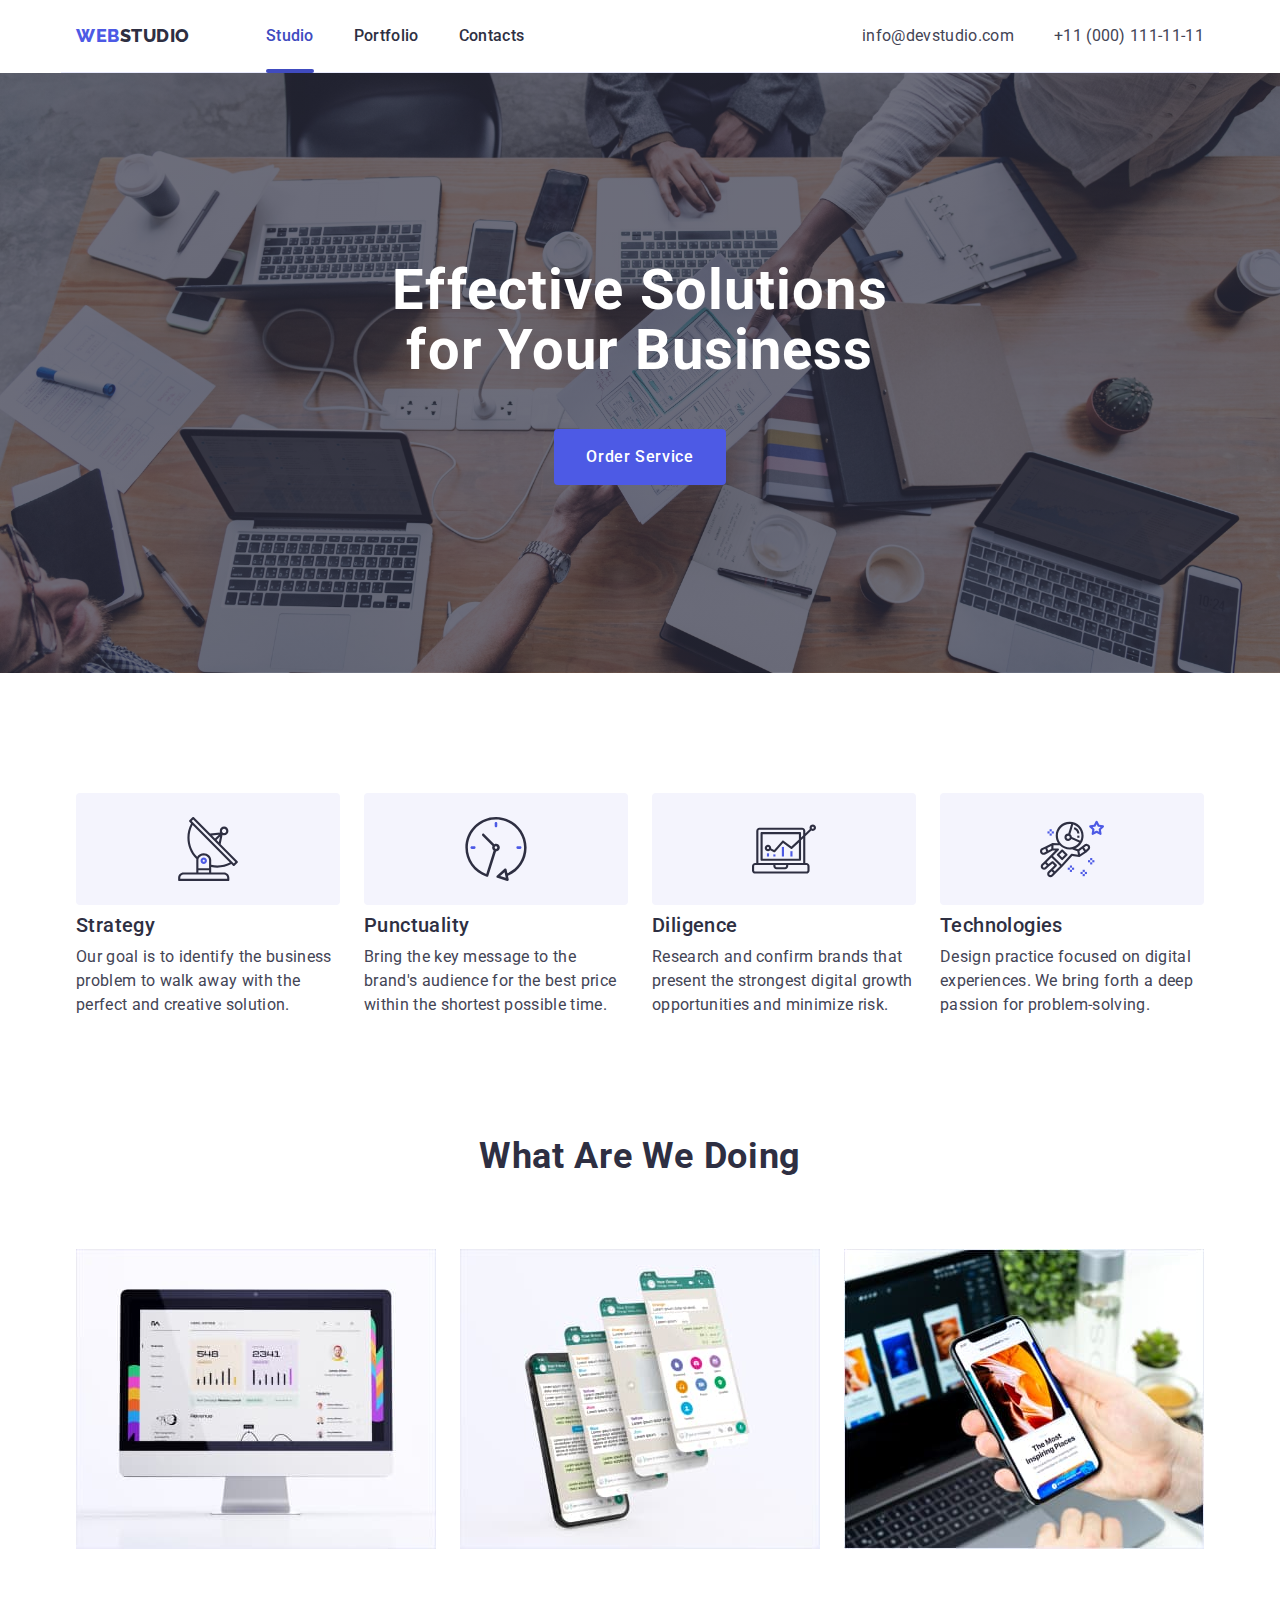
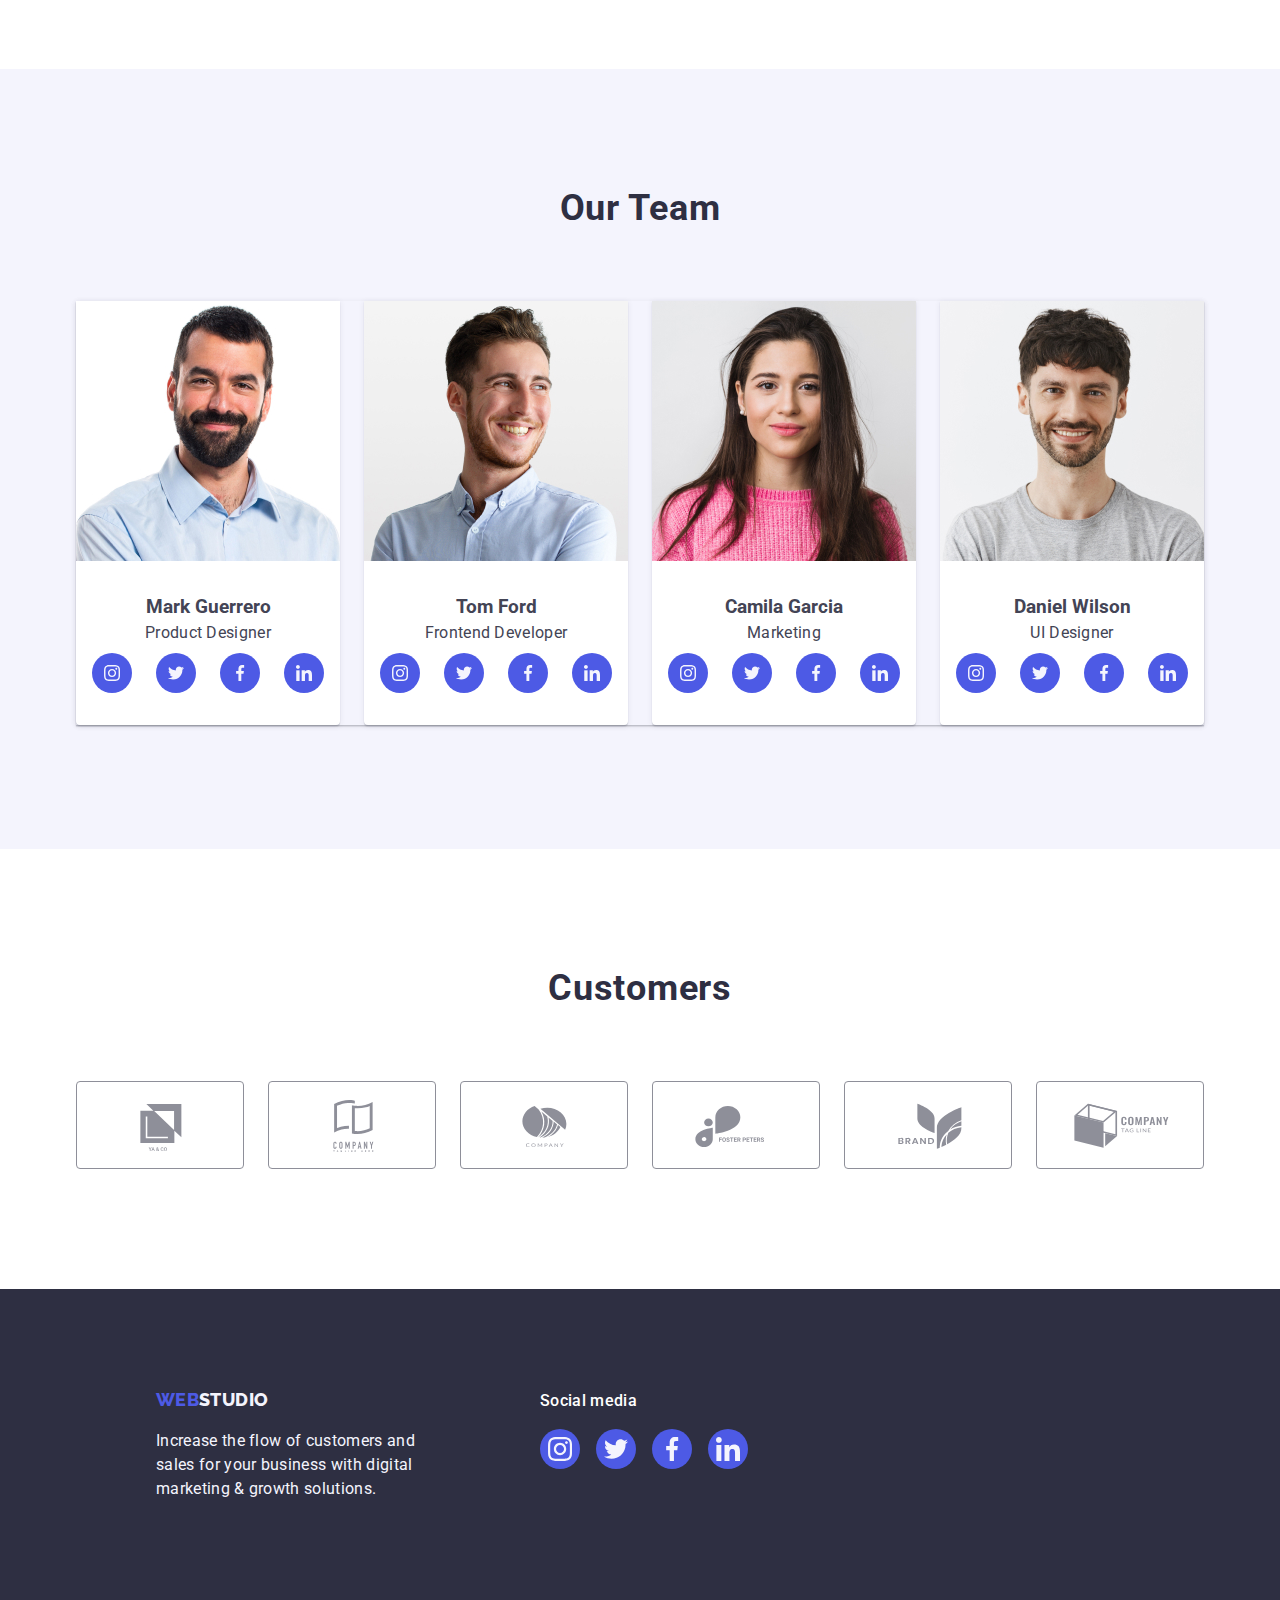
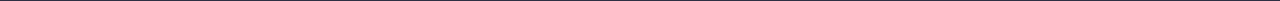
<file: index.html>
<!DOCTYPE html>
<html lang="en">
  <head>
    <meta charset="UTF-8" />
    <meta http-equiv="X-UA-Compatible" content="IE=edge" />
    <meta name="viewport" content="width=device-width, initial-scale=1.0" />
    <title>WebStudio</title>
    <link rel="preconnect" href="https://fonts.googleapis.com" />
    <link rel="preconnect" href="https://fonts.gstatic.com" crossorigin />
    <link
      href="https://fonts.googleapis.com/css2?family=Raleway:wght@800&family=Roboto:wght@400;500;700;900&display=swap"
      rel="stylesheet"
    />
    <link
      rel="stylesheet"
      href="https://cdn.jsdelivr.net/npm/modern-normalize@1.1.0/modern-normalize.min.css"
    />
    <link rel="stylesheet" href="./css/styles.css" />
  </head>
  <body>
    <!------------------------- header --------------------------------->

    <header class="page-header">
      <div class="container page-header-container">
        <nav class="page-nav">
          <a class="link logo-img" href="./index.html">
            Web<span class="studio">Studio</span></a
          >
          <ul class="header-list list">
            <li class="menu-item">
              <a class="menu-link current link" href="./index.html">Studio</a>
            </li>
            <li class="menu-item">
              <a class="menu-link link" href="./portfolio.html">Portfolio</a>
            </li>
            <li class="menu-item">
              <a class="menu-link link" href="">Contacts</a>
            </li>
          </ul>
        </nav>
        <address class="page-address">
          <ul class="page-list list">
            <li class="mail-item">
              <a class="menu-mail link" href="mailto:info@devstudio.com"
                >info@devstudio.com</a
              >
            </li>
            <li class="mail-item">
              <a class="menu-mail link" href="tel:+110001111111">
                +11 (000) 111-11-11
              </a>
            </li>
          </ul>
        </address>
      </div>
    </header>
    <main>
      <!------------------------ hero ------------------------------>

      <section class="section-hero">
        <div class="container hero-wrap">
          <h1 class="hero-title">Effective Solutions for Your Business</h1>
          <button type="button" class="btn-title" data-modal-open>
            Order Service
          </button>
        </div>
      </section>

      <!----------------------Technologies -------------------------->

      <section class="section">
        <div class="container techno">
          <h2 class="visually-hidden">list of features</h2>
          <ul class="list link work-list">
            <li class="work-item">
              <div class="equipment">
                <svg class="equipment-size" width="64" height="64">
                  <use href="./images/icons.svg#icon-antenna"></use>
                </svg>
              </div>
              <h3 class="work">Strategy</h3>
              <p class="item-text">
                Our goal is to identify the business problem to walk away with
                the perfect and creative solution.
              </p>
            </li>

            <li class="work-item">
              <div class="equipment">
                <svg class="equipment-size" width="64" height="64">
                  <use href="./images/icons.svg#icon-clock"></use>
                </svg>
              </div>
              <h3 class="work">Punctuality</h3>
              <p class="item-text">
                Bring the key message to the brand's audience for the best price
                within the shortest possible time.
              </p>
            </li>

            <li class="work-item">
              <div class="equipment">
                <svg class="equipment-size" width="64" height="64">
                  <use href="./images/icons.svg#icon-diagram"></use>
                </svg>
              </div>
              <h3 class="work">Diligence</h3>
              <p class="item-text">
                Research and confirm brands that present the strongest digital
                growth opportunities and minimize risk.
              </p>
            </li>

            <li class="work-item">
              <div class="equipment">
                <svg class="equipment-size" width="64" height="64">
                  <use href="./images/icons.svg#icon-astronaut"></use>
                </svg>
              </div>
              <h3 class="work">Technologies</h3>
              <p class="item-text">
                Design practice focused on digital experiences. We bring forth a
                deep passion for problem-solving.
              </p>
            </li>
          </ul>
        </div>
      </section>

      <!------------------------------ products ------------------------->

      <section class="section products">
        <div class="container products-container">
          <h2 class="main">What are we doing</h2>
          <ul class="link list main-list">
            <li class="img-maine">
              <img src="./images/monitore.jpg" alt="monitore" width="360" />
            </li>
            <li class="img-maine">
              <img src="./images/display.jpg" alt="display" width="360" />
            </li>
            <li class="img-maine">
              <img src="./images/smartfone.jpg" alt="smartfine" width="360" />
            </li>
          </ul>
        </div>
      </section>

      <!------------------------------- team -------------------------->

      <section class="section our-team">
        <div class="container team-group">
          <h2 class="team">Our Team</h2>
          <ul class="list link group">
            <li class="team-list">
              <img
                src="./images/Mark_Guerrero.jpg"
                alt="Mark Guerrero"
                width="264"
                class="mark-img"
              />
              <div class="team-name">
                <h3 class="name">Mark Guerrero</h3>
                <p class="team-item">Product Designer</p>
                <ul class="net-link list link">
                  <li class="social-item">
                    <a class="social-link" href="#">
                      <svg class="team-icon" width="16" height="16">
                        <use href="./images/icons.svg#icon-instagram"></use>
                      </svg>
                    </a>
                  </li>
                  <li class="social-item">
                    <a class="social-link" href="#">
                      <svg class="team-icon" width="16" height="16">
                        <use href="./images/icons.svg#icon-twitter"></use>
                      </svg>
                    </a>
                  </li>
                  <li class="social-item">
                    <a class="social-link" href="#">
                      <svg class="team-icon" width="16" height="16">
                        <use href="./images/icons.svg#icon-facebook"></use>
                      </svg>
                    </a>
                  </li>
                  <li class="social-item">
                    <a class="social-link" href="#">
                      <svg class="team-icon" width="16" height="16">
                        <use href="./images/icons.svg#icon-linkedin"></use>
                      </svg>
                    </a>
                  </li>
                </ul>
              </div>
            </li>

            <li class="team-list">
              <img
                src="./images/Tom_Ford.jpg"
                alt="Tom Ford"
                width="264"
                class="tom-img"
              />
              <div class="team-name">
                <h3 class="name">Tom Ford</h3>
                <p class="team-item">Frontend Developer</p>
                <ul class="net-link list link">
                  <li class="social-item">
                    <a class="social-link" href="#">
                      <svg class="team-icon" width="16" height="16">
                        <use href="./images/icons.svg#icon-instagram"></use>
                      </svg>
                    </a>
                  </li>
                  <li class="social-item">
                    <a class="social-link" href="#">
                      <svg class="team-icon" width="16" height="16">
                        <use href="./images/icons.svg#icon-twitter"></use>
                      </svg>
                    </a>
                  </li>
                  <li class="social-item">
                    <a class="social-link" href="#">
                      <svg class="team-icon" width="16" height="16">
                        <use href="./images/icons.svg#icon-facebook"></use>
                      </svg>
                    </a>
                  </li>
                  <li class="social-item">
                    <a class="social-link" href="#">
                      <svg class="team-icon" width="16" height="16">
                        <use href="./images/icons.svg#icon-linkedin"></use>
                      </svg>
                    </a>
                  </li>
                </ul>
              </div>
            </li>
            <li class="team-list">
              <img
                src="./images/Camila_Garcia.jpg"
                alt="Camila Garcia"
                width="264"
                class="camila-img"
              />
              <div class="team-name">
                <h3 class="name">Camila Garcia</h3>
                <p class="team-item">Marketing</p>
                <ul class="net-link list link">
                  <li class="social-item">
                    <a class="social-link" href="#">
                      <svg class="team-icon" width="16" height="16">
                        <use href="./images/icons.svg#icon-instagram"></use>
                      </svg>
                    </a>
                  </li>
                  <li class="social-item">
                    <a class="social-link" href="#">
                      <svg class="team-icon" width="16" height="16">
                        <use href="./images/icons.svg#icon-twitter"></use>
                      </svg>
                    </a>
                  </li>
                  <li class="social-item">
                    <a class="social-link" href="#">
                      <svg class="team-icon" width="16" height="16">
                        <use href="./images/icons.svg#icon-facebook"></use>
                      </svg>
                    </a>
                  </li>
                  <li class="social-item">
                    <a class="social-link" href="#">
                      <svg class="team-icon" width="16" height="16">
                        <use href="./images/icons.svg#icon-linkedin"></use>
                      </svg>
                    </a>
                  </li>
                </ul>
              </div>
            </li>
            <li class="team-list">
              <img
                src="./images/Daniel_Wilson.jpg"
                alt="Daniel Wilson"
                width="264"
                class="daniel-img"
              />
              <div class="team-name">
                <h3 class="name">Daniel Wilson</h3>
                <p class="team-item">UI Designer</p>
                <ul class="net-link list link">
                  <li class="social-item">
                    <a class="social-link" href="#">
                      <svg class="team-icon" width="16" height="16">
                        <use href="./images/icons.svg#icon-instagram"></use>
                      </svg>
                    </a>
                  </li>
                  <li class="social-item">
                    <a class="social-link" href="#">
                      <svg class="team-icon" width="16" height="16">
                        <use href="./images/icons.svg#icon-twitter"></use>
                      </svg>
                    </a>
                  </li>
                  <li class="social-item">
                    <a class="social-link" href="#">
                      <svg class="team-icon" width="16" height="16">
                        <use href="./images/icons.svg#icon-facebook"></use>
                      </svg>
                    </a>
                  </li>
                  <li class="social-item">
                    <a class="social-link" href="#">
                      <svg class="team-icon" width="16" height="16">
                        <use href="./images/icons.svg#icon-linkedin"></use>
                      </svg>
                    </a>
                  </li>
                </ul>
              </div>
            </li>
          </ul>
        </div>
      </section>

      <!-- ----------------CUSTOMER SECTION --------------------------- -->

      <section class="section customers">
        <div class="container">
          <h2 class="customers-title">Customers</h2>
          <ul class="customers-list link list">
            <li class="cust-item">
              <a class="cust-link" href="#">
                <svg class="icon-link" width="104" height="56">
                  <use href="./images/icons.svg#icon-Logo1"></use>
                </svg>
              </a>
            </li>
            <li class="cust-item">
              <a class="cust-link" href="#">
                <svg class="icon-link" width="104" height="56">
                  <use href="./images/icons.svg#icon-Logo2"></use>
                </svg>
              </a>
            </li>
            <li class="cust-item">
              <a class="cust-link" href="#">
                <svg class="icon-link" width="104" height="56">
                  <use href="./images/icons.svg#icon-Logo3"></use>
                </svg>
              </a>
            </li>
            <li class="cust-item">
              <a class="cust-link" href="#">
                <svg class="icon-link" width="104" height="56">
                  <use href="./images/icons.svg#icon-Logo4"></use>
                </svg>
              </a>
            </li>
            <li class="cust-item">
              <a class="cust-link" href="#">
                <svg class="icon-link" width="104" height="56">
                  <use href="./images/icons.svg#icon-Logo5"></use>
                </svg>
              </a>
            </li>
            <li class="cust-item">
              <a class="cust-link" href="#">
                <svg class="icon-link" width="104" height="56">
                  <use href="./images/icons.svg#icon-Logo6"></use>
                </svg>
              </a>
            </li>
          </ul>
        </div>
      </section>
    </main>

    <!-- --------------------FOOTER---------------------------- -->

    <footer class="footer">
      <div class="foot-all">
        <div class="footer-logo">
          <a class="link footer-img" href="./index.html">
            Web<span class="footer-studio">Studio</span></a
          >
          <p class="footer-text">
            Increase the flow of customers and sales for your business with
            digital marketing & growth solutions.
          </p>
        </div>
        <div class="foot-media">
          <p class="media-text">Social media</p>

          <ul class="media list link">
            <li class="list-media">
              <a class="social-link-media" href="#">
                <svg class="icon-media" width="24" height="24">
                  <use href="./images/icons.svg#icon-instagram"></use>
                </svg>
              </a>
            </li>
            <li class="list-media">
              <a class="social-link-media" href="#">
                <svg class="icon-media" width="24" height="24">
                  <use href="./images/icons.svg#icon-twitter"></use>
                </svg>
              </a>
            </li>

            <li class="list-media">
              <a class="social-link-media" href="#">
                <svg class="icon-media" width="24" height="24">
                  <use href="./images/icons.svg#icon-facebook"></use>
                </svg>
              </a>
            </li>
            <li class="list-media">
              <a class="social-link-media" href="#">
                <svg class="icon-media" width="24" height="24">
                  <use href="./images/icons.svg#icon-linkedin"></use>
                </svg>
              </a>
            </li>
          </ul>
        </div>
      </div>
    </footer>
    <div class="backdrop is-hidden" data-modal>
      <div class="modal">
        <button type="button" class="close-btn" data-modal-close>
          <svg class="modal-close-icon" width="8" height="8">
            <use href="./images/icons.svg#icon-close-black"></use>
          </svg>
        </button>
      </div>
    </div>
    <script src="./js/modal.js"></script>
  </body>
</html>
</file>
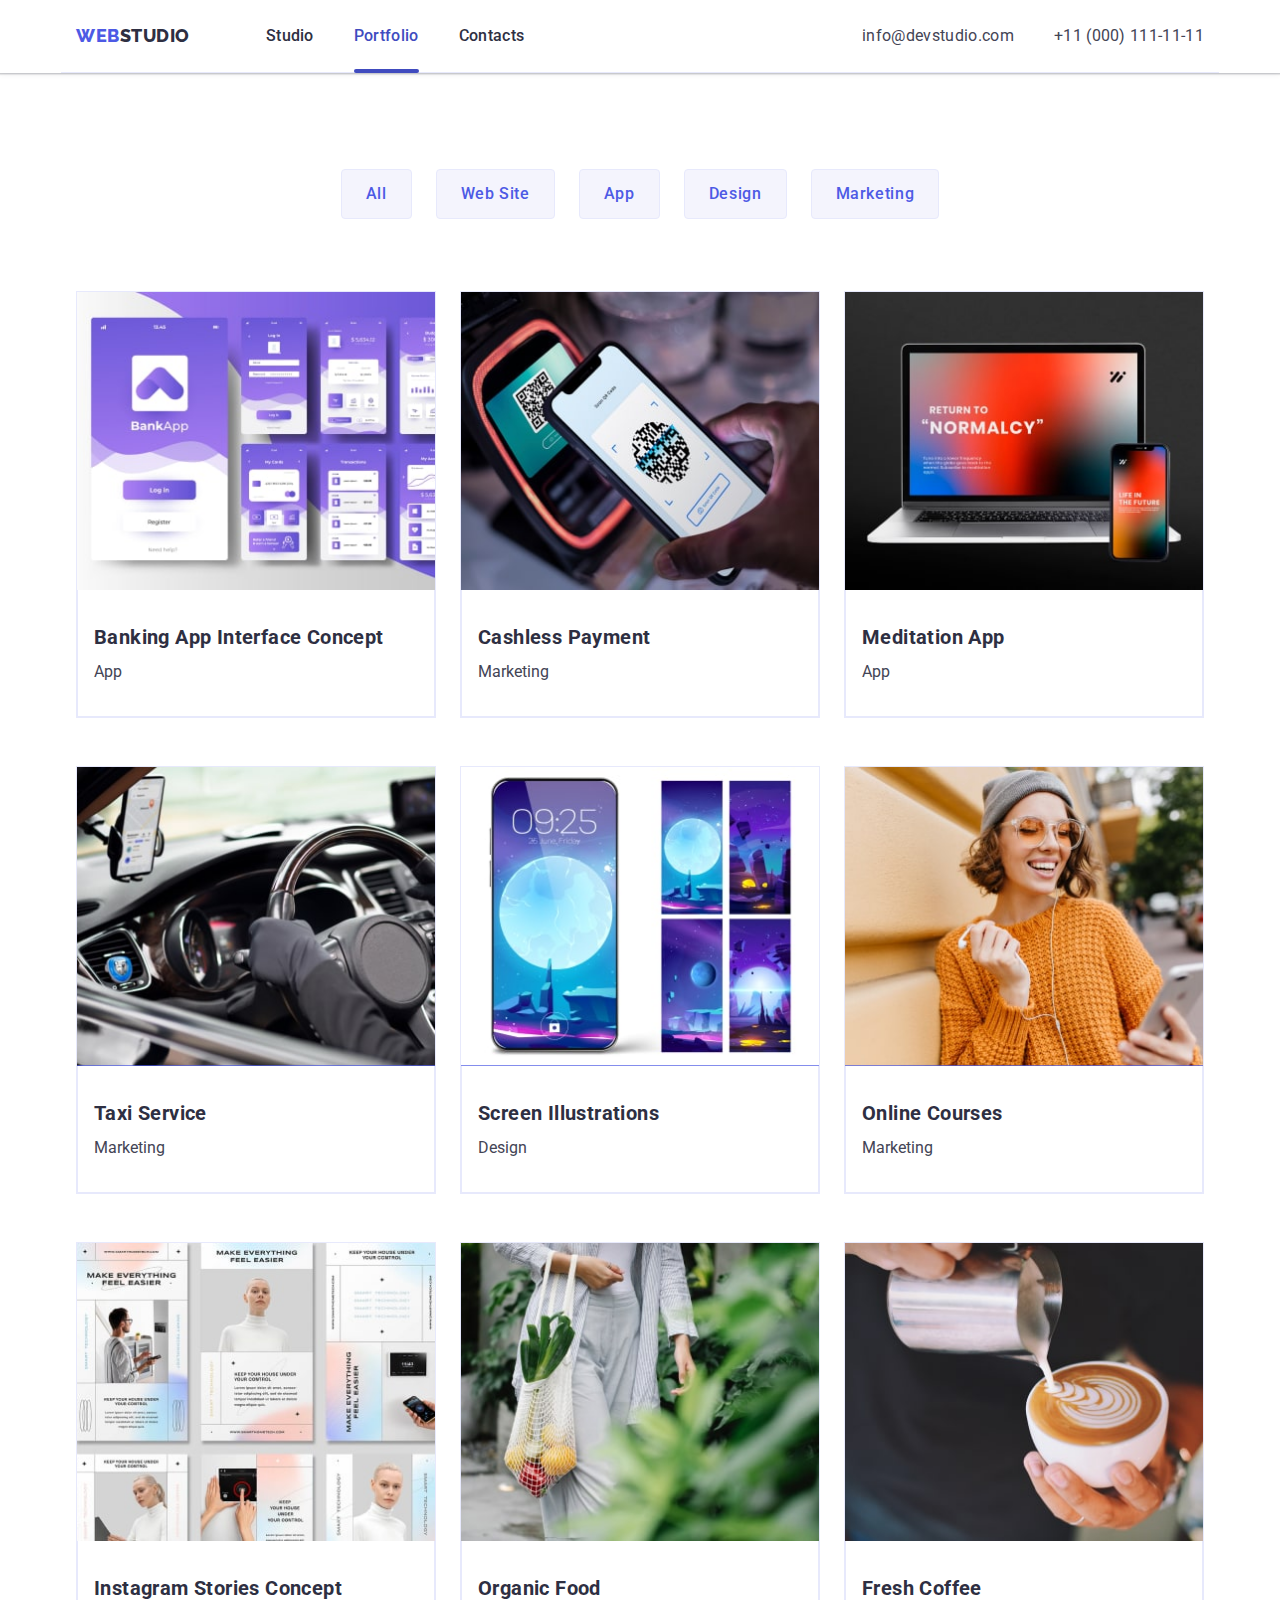
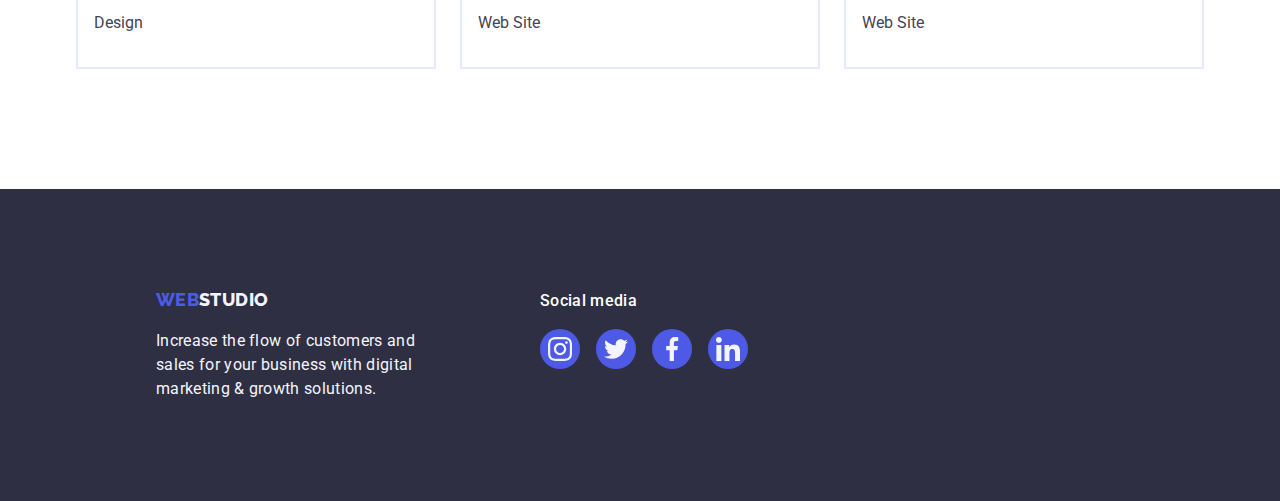
<file: portfolio.html>
<!DOCTYPE html>
<html lang="en">
  <head>
    <meta charset="UTF-8" />
    <meta http-equiv="X-UA-Compatible" content="IE=edge" />
    <meta name="viewport" content="width=device-width, initial-scale=1.0" />
    <title>Portfolio</title>
    <link rel="preconnect" href="https://fonts.googleapis.com" />
    <link rel="preconnect" href="https://fonts.gstatic.com" crossorigin />
    <link
      href="https://fonts.googleapis.com/css2?family=Raleway:wght@800&family=Roboto:wght@400;500;700;900&display=swap"
      rel="stylesheet"
    />
    <link
      rel="stylesheet"
      href="https://cdn.jsdelivr.net/npm/modern-normalize@1.1.0/modern-normalize.min.css"
    />
    <link rel="stylesheet" href="./css/styles.css" />
    <link
      rel="stylesheet"
      href="https://cdnjs.cloudflare.com/ajax/libs/animate.css/4.1.1/animate.min.css"
    />
  </head>
  <body>
    <!-- header -->
    <header class="page-header">
      <div class="container page-header-container">
        <nav class="page-nav">
          <a class="link logo-img" href="./index.html">
            Web<span class="studio">Studio</span></a
          >
          <ul class="header-list list">
            <li class="menu-item">
              <a class="menu-link link" href="./index.html">Studio</a>
            </li>
            <li class="menu-item">
              <a class="menu-link current link" href="./portfolio.html"
                >Portfolio</a
              >
            </li>
            <li class="menu-item">
              <a class="menu-link link" href="">Contacts</a>
            </li>
          </ul>
        </nav>
        <address class="page-address">
          <ul class="page-list list">
            <li class="mail-item">
              <a class="menu-mail link" href="mailto:info@devstudio.com"
                >info@devstudio.com</a
              >
            </li>
            <li class="mail-item">
              <a class="menu-mail link" href="tel:+110001111111">
                +11 (000) 111-11-11
              </a>
            </li>
          </ul>
        </address>
      </div>
    </header>

    <!------------ SECTION PORTFOLIO ------------------------>

    <main>
      <section class="portfolio">
        <div class="container btn-container">
          <h1 hidden class="section">list of services</h1>
          <ul class="btn-list list">
            <li class="btn-item">
              <button class="btn" type="button">All</button>
            </li>
            <li class="btn-item">
              <button class="btn" type="button">Web Site</button>
            </li>
            <li class="btn-item">
              <button class="btn" type="button">App</button>
            </li>
            <li class="btn-item">
              <button class="btn" type="button">Design</button>
            </li>
            <li class="btn-item">
              <button class="btn" type="button">Marketing</button>
            </li>
          </ul>

          <ul class="card-set list">
            <li class="cards">
              <a class="card-item link" href="#">
                <div class="card-cover">
                  <img
                    src="./images/img8.jpg"
                    alt="Banking App Interface Concept"
                    width="360"
                  />
                  <p class="cover-text">
                    14 Stylish and User-Friendly App Design Concepts · Task
                    Manager App · Calorie Tracker App · Exotic Fruit Ecommerce
                    App · Cloud Storage App
                  </p>
                </div>
                <div class="appli-set">
                  <h2 class="application">Banking App Interface Concept</h2>
                  <p class="application-text">App</p>
                </div>
              </a>
            </li>
            <li class="cards">
              <a class="card-item link" href="#">
                <div class="card-cover">
                  <img
                    src="./images/img7.jpg"
                    alt="Cashless Payment"
                    width="360"
                  />
                  <p class="cover-text">
                    14 Stylish and User-Friendly App Design Concepts · Task
                    Manager App · Calorie Tracker App · Exotic Fruit Ecommerce
                    App · Cloud Storage App
                  </p>
                </div>
                <div class="appli-set">
                  <h2 class="application">Cashless Payment</h2>
                  <p class="application-text">Marketing</p>
                </div>
              </a>
            </li>
            <li class="cards">
              <a class="card-item link" href="#">
                <div class="card-cover">
                  <img
                    src="./images/img6.jpg"
                    alt="Meditation App"
                    width="360"
                  />
                  <p class="cover-text">
                    14 Stylish and User-Friendly App Design Concepts · Task
                    Manager App · Calorie Tracker App · Exotic Fruit Ecommerce
                    App · Cloud Storage App
                  </p>
                </div>
                <div class="appli-set">
                  <h2 class="application">Meditation App</h2>
                  <p class="application-text">App</p>
                </div>
              </a>
            </li>
            <li class="cards">
              <a class="card-item link" href="#">
                <div class="card-cover">
                  <img src="./images/img5.jpg" alt="Taxi Service" width="360" />
                  <p class="cover-text">
                    14 Stylish and User-Friendly App Design Concepts · Task
                    Manager App · Calorie Tracker App · Exotic Fruit Ecommerce
                    App · Cloud Storage App
                  </p>
                </div>
                <div class="appli-set">
                  <h2 class="application">Taxi Service</h2>
                  <p class="application-text">Marketing</p>
                </div>
              </a>
            </li>
            <li class="cards">
              <a class="card-item link" href="#">
                <div class="card-cover">
                  <img
                    src="./images/img4.jpg"
                    alt="Screen Illustrations"
                    width="360"
                  />

                  <p class="cover-text">
                    14 Stylish and User-Friendly App Design Concepts · Task
                    Manager App · Calorie Tracker App · Exotic Fruit Ecommerce
                    App · Cloud Storage App
                  </p>
                </div>
                <div class="appli-set">
                  <h2 class="application">Screen Illustrations</h2>
                  <p class="application-text">Design</p>
                </div>
              </a>
            </li>
            <li class="cards">
              <a class="card-item link" href="#">
                <div class="card-cover">
                  <img
                    src="./images/img3.jpg"
                    alt="Online Courses"
                    width="360"
                  />
                  <p class="cover-text">
                    14 Stylish and User-Friendly App Design Concepts · Task
                    Manager App · Calorie Tracker App · Exotic Fruit Ecommerce
                    App · Cloud Storage App
                  </p>
                </div>
                <div class="appli-set">
                  <h2 class="application">Online Courses</h2>
                  <p class="application-text">Marketing</p>
                </div>
              </a>
            </li>
            <li class="cards">
              <a class="card-item link" href="#">
                <div class="card-cover">
                  <img
                    src="./images/img2.jpg"
                    alt="Instagram Stories Concept"
                    width="360"
                  />
                  <p class="cover-text">
                    14 Stylish and User-Friendly App Design Concepts · Task
                    Manager App · Calorie Tracker App · Exotic Fruit Ecommerce
                    App · Cloud Storage App
                  </p>
                </div>
                <div class="appli-set">
                  <h2 class="application">Instagram Stories Concept</h2>
                  <p class="application-text">Design</p>
                </div>
              </a>
            </li>
            <li class="cards">
              <a class="card-item link" href="#">
                <div class="card-cover">
                  <img src="./images/img1.jpg" alt="Organic Food" width="360" />

                  <p class="cover-text">
                    14 Stylish and User-Friendly App Design Concepts · Task
                    Manager App · Calorie Tracker App · Exotic Fruit Ecommerce
                    App · Cloud Storage App
                  </p>
                </div>
                <div class="appli-set">
                  <h2 class="application">Organic Food</h2>
                  <p class="application-text">Web Site</p>
                </div>
              </a>
            </li>
            <li class="cards">
              <a class="card-item link" href="#">
                <div class="card-cover">
                  <img src="./images/img.jpg" alt="Fresh Coffee" width="360" />
                  <p class="cover-text">
                    14 Stylish and User-Friendly App Design Concepts · Task
                    Manager App · Calorie Tracker App · Exotic Fruit Ecommerce
                    App · Cloud Storage App
                  </p>
                </div>
                <div class="appli-set">
                  <h2 class="application">Fresh Coffee</h2>
                  <p class="application-text">Web Site</p>
                </div>
              </a>
            </li>
          </ul>
        </div>
      </section>
    </main>

    <!-- --------------------FOOTER---------------------------- -->

    <footer class="footer">
      <div class="foot-all">
        <div class="footer-logo">
          <a class="link footer-img" href="./index.html">
            Web<span class="footer-studio">Studio</span></a
          >
          <p class="footer-text">
            Increase the flow of customers and sales for your business with
            digital marketing & growth solutions.
          </p>
        </div>
        <div class="foot-media">
          <p class="media-text">Social media</p>

          <ul class="media list link">
            <li class="list-media">
              <a class="social-link-media" href="#">
                <svg class="icon-media" width="24" height="24">
                  <use href="./images/icons.svg#icon-instagram"></use>
                </svg>
              </a>
            </li>
            <li class="list-media">
              <a class="social-link-media" href="#">
                <svg class="icon-media" width="24" height="24">
                  <use href="./images/icons.svg#icon-twitter"></use>
                </svg>
              </a>
            </li>

            <li class="list-media">
              <a class="social-link-media" href="#">
                <svg class="icon-media" width="24" height="24">
                  <use href="./images/icons.svg#icon-facebook"></use>
                </svg>
              </a>
            </li>
            <li class="list-media">
              <a class="social-link-media" href="#">
                <svg class="icon-media" width="24" height="24">
                  <use href="./images/icons.svg#icon-linkedin"></use>
                </svg>
              </a>
            </li>
          </ul>
        </div>
      </div>
    </footer>
  </body>
</html>
</file>
<file: css/styles.css>
:root {
  --primary-brand: #4d5ae5;
  --navy-blue: #2e2f42;
  --subtitle-text: #8e8f99;
  --cloud: #f4f4fd;
  --action-color: #404bbf;
  --white: #ffffff;
  --slate: #434455;
  --accent-color: #e7e9fc;
  --green: #31d0aa;
  --dairy: #fcfcfc;
  --animation: 250ms cubic-bezier(0.4, 0, 0.2, 1);
  --card-set-gap: 24px;
}
h1,
h2,
h3,
h4,
p {
  margin-top: 0;
  margin-bottom: 0;
}
ul,
ol {
  margin-top: 0;
  margin-bottom: 0;
  padding-left: 0;
}
img {
  display: block;
  max-width: 100%;
  height: auto;
}
button {
  cursor: pointer;
}

.visually-hidden {
  position: absolute;
  width: 1px;
  height: 1px;
  margin: -1px;
  border: 0;
  padding: 0;
  white-space: nowrap;
  clip-path: inset(100%);
  clip: rect(0 0 0 0);
  overflow: hidden;
}

.link {
  text-decoration: none;
}
.list {
  list-style: none;
}
body {
  font-family: "Roboto", sans-serif;
  font-weight: 400;
  font-size: 16px;
  line-height: 1.5;
  color: var(--slate);
  background-color: var(--white);
}
.container {
  width: 1158px;
  margin-left: auto;
  margin-right: auto;
  padding-left: 15px;
  padding-right: 15px;
}
.section {
  padding-top: 120px;
  padding-bottom: 120px;
}
.animate__animated {
  animation-iteration-count: infinite;
}

/* --------- HEADER ------------------------------------ */

.page-header {
  box-shadow: 0px 2px 1px rgba(46, 47, 66, 0.08),
    0px 1px 1px rgba(46, 47, 66, 0.16), 0px 1px 6px rgba(46, 47, 66, 0.08);
}

.page-header-container {
  border-bottom: 1px solid;
  color: var(--accent-color);
}

.logo-img {
  font-family: "Raleway", sans-serif;
  font-weight: 800;
  font-size: 18px;
  line-height: 1.17;
  letter-spacing: 0.03em;
  text-transform: uppercase;
  color: var(--primary-brand);
  margin-right: 76px;
}
.studio {
  color: var(--navy-blue);
}
.page-header-container {
  display: flex;
  align-items: center;
}
.page-nav {
  display: flex;
  align-items: center;
}
.header-list {
  display: flex;
  align-items: center;
}

.page-list {
  display: flex;
  align-items: center;
  gap: 40px;
}

.menu-item {
  font-family: "Roboto";
  font-weight: 500;
  font-size: 16px;
  line-height: 1.5;
  letter-spacing: 0.02em;
  color: var(--navy-blue);
}
.menu-item:not(:last-child) {
  margin-right: 40px;
}

.menu-item :hover,
.menu-item :focus {
  color: var(--action-color);
}
.menu-link {
  font-family: "Roboto";
  font-weight: 500;
  font-size: 16px;
  line-height: 1.5;
  letter-spacing: 0.02em;
  color: var(--navy-blue);
  padding-top: 24px;
  padding-bottom: 24px;
  position: relative;
  display: block;
  transition: color 250ms cubic-bezier(0.4, 0, 0.2, 1);
}

.menu-link::after {
  content: "";
  position: absolute;
  left: 0;
  bottom: -1px;
  width: 100%;
  height: 4px;
  border-radius: 2px;
  background-color: var(--action-color);
  transform: scalex(0);
}
.menu-link.current {
  color: var(--action-color);
}
.menu-link:hover:after,
.menu-link:focus:after,
.menu-link.current:after {
  transform: scalex(1);
}

.page-address {
  font-style: normal;
  margin-left: auto;
}

.menu-mail {
  font-family: "Roboto";
  font-style: normal;
  font-size: 16px;
  line-height: 1.5;
  letter-spacing: 0.02em;
  color: var(--slate);
  transition: color 250ms cubic-bezier(0.4, 0, 0.2, 1);
}
.menu-tel {
  font-family: "Roboto";
  font-style: normal;
  font-size: 16px;
  line-height: 1.5;
  letter-spacing: 0.02em;
  color: var(--slate);
  transition: color 250ms cubic-bezier(0.4, 0, 0.2, 1);
}

.menu-mail:hover,
.menu-mail:focus,
.menu-tel:hover,
.menu-tel:focus {
  color: var(--action-color);
}

/* -------HERO SECTION----------------------- */

.section-hero {
  margin: 0 auto;
  background-image: linear-gradient(
      rgba(46, 47, 66, 0.7),
      rgba(46, 47, 66, 0.7)
    ),
    url(../images/pipleinoffice.jpeg);

  max-width: 1440px;
  background-repeat: no-repeat;
  background-position: center;
  background-size: cover;
  padding: 188px 0;
}

.hero-wrap {
  display: flex;
  flex-direction: column;
  justify-content: center;
  align-items: center;
}

.hero-title {
  font-size: 56px;
  line-height: 1.07;
  letter-spacing: 0.02em;
  text-align: center;
  color: #ffffff;
  max-width: 496px;
  margin-bottom: 48px;
}
.hero-wrap {
  display: flex;
  flex-direction: column;
}

.btn-title {
  display: block;
  padding: 16px 32px;
  margin-right: auto;
  margin-left: auto;
  min-width: 169px;
  border-radius: 4px;
  font-family: "Roboto", sans-serif;
  font-weight: 500;
  font-size: 16px;
  line-height: 1.5;
  color: var(--white);
  background-color: var(--primary-brand);
  letter-spacing: 0.04em;
  border: none;
  transition: background-color 250ms cubic-bezier(0.4, 0, 0.2, 1);
}

.btn-title:hover,
.btn-title:focus {
  background: var(--action-color);
}

.btn-title

/* ------TECHNO SECTION-------------- */

.techno {
  display: flex;
  align-items: center;
  justify-content: center;
  height: 112px;
  margin-bottom: 8px;
}
.work-list {
  display: flex;
  gap: 24px;
}
.work-item {
  flex-basis: calc((100% - 72px) / 4);
}

.equipment {
  display: flex;
  justify-content: center;
  align-items: center;
  height: 112px;
  background-color: var(--cloud);
  border-radius: 4px;
  margin-bottom: 8px;
}

/* ---------WORK SECTION------------------------ */

.work {
  margin-bottom: 8px;
  font-family: "Roboto";
  font-weight: 500;
  font-size: 20px;
  line-height: 1.2;
  letter-spacing: 0.02em;
  color: var(--navy-blue);
}
.item-text {
  font-family: "Roboto";
  font-size: 16px;
  line-height: 1.5;
  letter-spacing: 0.02em;
  color: var(--slate);
}
.products {
  padding-top: 0px;
}

.main-list {
  display: flex;
  flex-wrap: nowrap;
  flex-basis: calc((100% - 48px) / 3);
  gap: 24px;
}
.main {
  margin-bottom: 72px;
  font-size: 36px;
  line-height: 1.11;
  letter-spacing: 0.02em;
  color: var(--navy-blue);
  text-align: center;
  text-transform: capitalize;
}

/* --------TEAM SECTION--------------------- */

.our-team {
  margin: 0 auto;
  max-width: 1440px;
  height: 780px;
  background-color: var(--cloud);
}

.team {
  margin-bottom: 72px;
  font-size: 36px;
  line-height: 1.11;
  letter-spacing: 0.02em;
  color: var(--navy-blue);
  background-color: var(--cloud);
  text-align: center;
  text-transform: capitalize;
}
.team-list {
  color: #434455;
  background-color: var(--white);
  box-shadow: 0px 1px 6px rgba(46, 47, 66, 0.08),
    0px 1px 1px rgba(46, 47, 66, 0.16), 0px 2px 1px rgba(46, 47, 66, 0.08);
  border-radius: 0px 0px 4px 4px;
}
.group {
  display: flex;
  flex-basis: calc((100% - 72px) / 4);
  gap: 24px;
  box-shadow: 0px 1px 6px rgba(46, 47, 66, 0.08),
    0px 1px 1px rgba(46, 47, 66, 0.16), 0px 2px 1px rgba(46, 47, 66, 0.08);
}
.team-name {
  display: flex;
  flex-direction: column;
  text-align: center;
  padding: 32px 16px;
}

.team-item {
  flex-wrap: nowrap;
  letter-spacing: 0.02em;
  color: var(--slate);
}
.net-link {
  display: flex;
  justify-content: center;
  gap: 24px;
  margin-top: 8px;
}
.social-item {
  width: 40px;
  height: 40px;
}

.social-link {
  display: flex;
  justify-content: center;
  align-items: center;
  width: 100%;
  height: 100%;
  background-color: var(--primary-brand);
  border-radius: 50%;
  transition: background-color 250ms cubic-bezier(0.4, 0, 0.2, 1);
}
.social-link:hover,
.social-link:focus {
  background-color: var(--action-color);
}
.team-icon {
  fill: var(--cloud);
}

/* ----CUSTOMERS SECTION--------------- */

.customers-title {
  display: flex;
  justify-content: center;
  align-items: center;
  font-size: 36px;
  line-height: 1.11;
  letter-spacing: 0.02em;
  vertical-align: 95%;
  letter-spacing: 2%;
  color: var(--navy-blue);
  margin-bottom: 72px;
}
.customers-list {
  display: flex;
  gap: 24px;
}
.cust-item {
  width: calc((100% - 120px) / 6);
  height: 88px;
}

.cust-link {
  display: flex;
  align-items: center;
  justify-content: center;
  width: 100%;
  height: 100%;
  border: 1px solid var(--subtitle-text);
  border-radius: 4px;
  color: var(--subtitle-text);
  transition: border-color 250ms cubic-bezier(0.4, 0, 0.2, 1),
    color 250ms cubic-bezier(0.4, 0, 0.2, 1);
}

.cust-link:hover,
.cust-link:focus {
  color: #404bbf;
  border-color: #404bbf;
}
.icon-link {
  fill: currentColor;
}

/* --------FOOTER------------------------- */

.footer {
  width: 1440px;
  height: 312px;
  margin: 0px auto;
  background-color: var(--navy-blue);
}

.foot-all {
  display: flex;
  align-items: baseline;
  padding-top: 100px;
  padding-bottom: 100px;
  padding-left: 156px;
}
.footer-logo {
  margin-right: 120px;
}

.footer-img {
  font-family: "Raleway", sans-serif;
  font-weight: 800;
  font-size: 18px;
  line-height: 1.17;
  align-items: center;
  letter-spacing: 0.02em;
  text-transform: uppercase;
  color: var(--primary-brand);
  margin-bottom: 16px;
}
.footer-studio {
  color: var(--cloud);
  background: var(--navy-blue);
}
.footer-text {
  max-width: 264px;
  height: 72px;
  letter-spacing: 0.02em;
  padding-right: auto;
  color: var(--cloud);
  background: var(--navy-blue);
  margin-top: 16px;
}
.media-text {
  font-weight: 500;
  font-size: 16px;
  line-height: 1.5;
  letter-spacing: 0.02em;
  color: var(--white);
  margin-bottom: 16px;
}
.media {
  display: flex;
  justify-content: center;
  align-items: center;
  gap: 16px;
}

.list-media {
  width: 40px;
  height: 40px;
}

.social-link-media {
  display: flex;
  justify-content: center;
  align-items: center;
  width: 100%;
  height: 100%;
  background-color: var(--primary-brand);
  border-radius: 50%;
  transition: background-color 250ms cubic-bezier(0.4, 0, 0.2, 1);
}

.icon-media {
  fill: var(--cloud);
}

.social-link-media:hover,
.social-link-media:focus {
  background-color: var(--green);
}

/*========PORTFOLIO===========*/

.portfolio {
  padding-top: 96px;
  padding-bottom: 120px;
}

.btn {
  font-family: "Roboto", sans-serif;
  font-style: normal;
  font-weight: 500;
  font-size: 16px;
  line-height: 1.5;
  letter-spacing: 0.04em;
  color: var(--primary-brand);
  background: var(--cloud);
  border: 1px solid #e7e9fc;
  border-radius: 4px;
  padding: 12px 24px;
  transition: color 250ms cubic-bezier(0.4, 0, 0.2, 1),
    background-color 250ms cubic-bezier(0.4, 0, 0.2, 1),
    border-color 250ms cubic-bezier(0.4, 0, 0.2, 1),
    box-shadow 250ms cubic-bezier(0.4, 0, 0.2, 1);
}

.btn:hover,
.btn:focus {
  border: 1px solid transparent;
  color: var(--white);
  background: var(--action-color);
  box-shadow: 0px 3px 1px rgba(0, 0, 0, 0.1), 0px 2px 1px rgba(0, 0, 0, 0.08),
    0px 2px 2px rgba(0, 0, 0, 0.12);
}

.card-item {
  display: block;
  transition: box-shadow 250ms cubic-bezier(0.4, 0, 0.2, 1);
}

.card-item:hover,
.card-item:focus {
  box-shadow: 0px 1px 6px rgba(46, 47, 66, 0.08),
    0px 1px 1px rgba(46, 47, 66, 0.16), 0px 2px 1px rgba(46, 47, 66, 0.08);
}

.card-item:hover.cover-text,
.card-item:focus.cover-text {
  transform: translateY(0%);
}

.menu-text {
  color: var(--navy-blue);
  font-size: 20px;
  line-height: 1, 20;
}
.menu-letter {
  color: #434455;
}
.btn-list {
  display: flex;
  justify-content: center;
  margin-bottom: 72px;
  gap: var(--card-set-gap);
}
.cards {
  transition: box-shadow 250ms cubic-bezier(0.4, 0, 0.2, 1);
}
.card-item {
  transition: box-shadow 250ms cubic-bezier(0.4, 0, 0.2, 1);
}

.card-item:hover.cover-text .card-item:focus.cover-text {
  transform: translateY(0);
  transition: transform 250ms linear;
}

.card-cover {
  position: relative;
  overflow: hidden;
}

.card-set {
  display: flex;
  flex-wrap: wrap;
  grid-column-gap: 24px;
  grid-row-gap: 48px;
}

.card-set .cards {
  width: calc((100% - 48px) / 3);
  border: 1px solid var(--accent-color);
}

.application {
  color: var(--navy-blue);
  font-size: 20px;
  line-height: 1, 20;
  letter-spacing: 0.02em;
  margin-right: auto;
  margin-bottom: 8px;
}
.application-text {
  margin-right: auto;
  color: var(--slate);
}
.appli-set {
  padding: 32px 16px;
  border: 1px solid var(--accent-color);
  border-top: none;
}

.cover-text {
  position: absolute;
  top: 0;
  font-family: "Roboto";
  font-style: normal;
  font-weight: 400;
  font-size: 16px;
  line-height: 1.5;
  letter-spacing: 0.02em;
  color: var(--cloud);
  background-color: var(--primary-brand);
  padding: 40px 32px;
  height: 100%;
  transform: translateY(100%);
  transition: transform 250ms cubic-bezier(0.4, 0, 0.2, 1);
}

.card-item:hover .cover-text,
.card-item:focus .cover-text {
  transform: translateY(0%);
}

.backdrop {
  position: fixed;
  width: 100%;
  height: 100%;
  top: 0;

  background-color: rgba(46, 47, 66, 0.4);
  transition: opacity 250ms cubic-bezier(0.4, 0, 0.2, 1),
    visibility 250ms cubic-bezier(0.4, 0, 0.2, 1);
}

.modal {
  position: absolute;
  top: 50%;
  left: 50%;
  transform: translate(-50%, -50%) scaleY(1);
  width: 408px;
  min-height: 584px;
  background: #fcfcfc;
  box-shadow: 0px 1px 1px rgba(0, 0, 0, 0.14), 0px 1px 3px rgba(0, 0, 0, 0.12),
    0px 2px 1px rgba(0, 0, 0, 0.2);
  border-radius: 4px;
  transition: transform 250ms cubic-bezier(0.4, 0, 0.2, 1);
}

.backdrop.is-hidden .modal {
  transform: translate(-50%, -50%) scaleY(0);
}

.close-btn {
  display: flex;
  align-items: center;
  justify-content: center;
  position: absolute;
  right: 24px;
  top: 24px;
  width: 24px;
  height: 24px;
  border-radius: 50%;
  background: #e7e9fc;
  border: 1px solid rgba(0, 0, 0, 0.1);
  padding: 0;
  transition: background-color 250ms cubic-bezier(0.4, 0, 0.2, 1),
    border 250ms cubic-bezier(0.4, 0, 0.2, 1);
}

.close-btn:hover,
.close-btn:focus,
.close-btn:hover .modal-close-icon,
.close-btn:focus .modal-close-icon {
  border: none;
  background-color: #404bbf;
  fill: #ffffff;
}

.is-hidden {
  visibility: hidden;
  opacity: 0;
  pointer-events: none;
}
.modal-close-icon {
  transition: fill 250ms cubic-bezier(0.4, 0, 0.2, 1);
}
</file>
